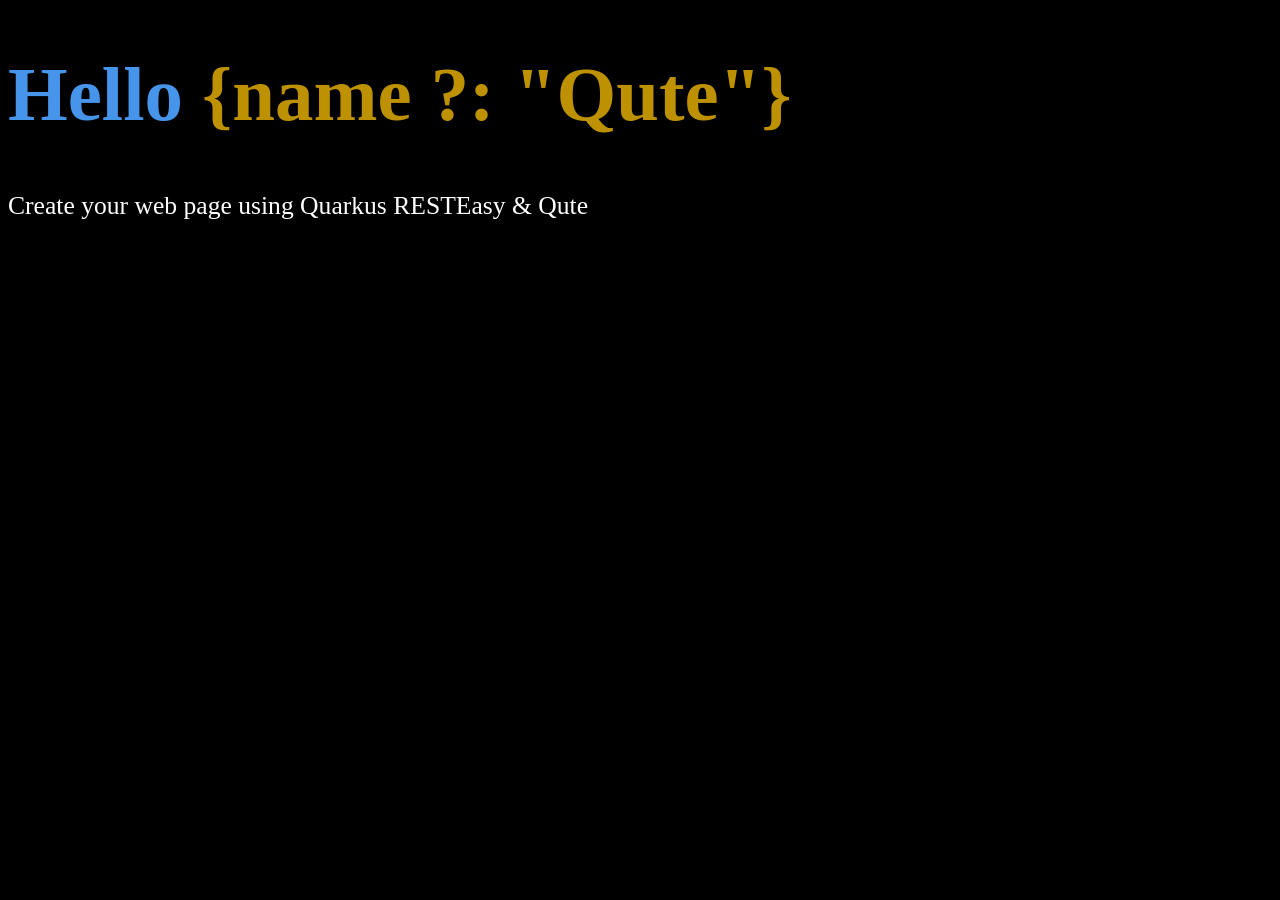
<file: src/main/resources/templates/page.qute.html>
<!DOCTYPE html>
<html>
<head>
    <meta charset="UTF-8">
    <title>Hello {name ?: "Qute"}</title>
    <style>
        body {
            background-color: #000;
            color: #fff;
        }
        h1 {
            color: #4695EB;
            font-size: 6vw;
        }

        h1 b {
            color: #be9100;
        }

        p {
            font-size: 2vw;
        }
    </style>
</head>
<body>
<h1>Hello <b>{name ?: "Qute"}</b></h1>

<p>Create your web page using Quarkus RESTEasy & Qute</p>
</body>
</html>
</file>
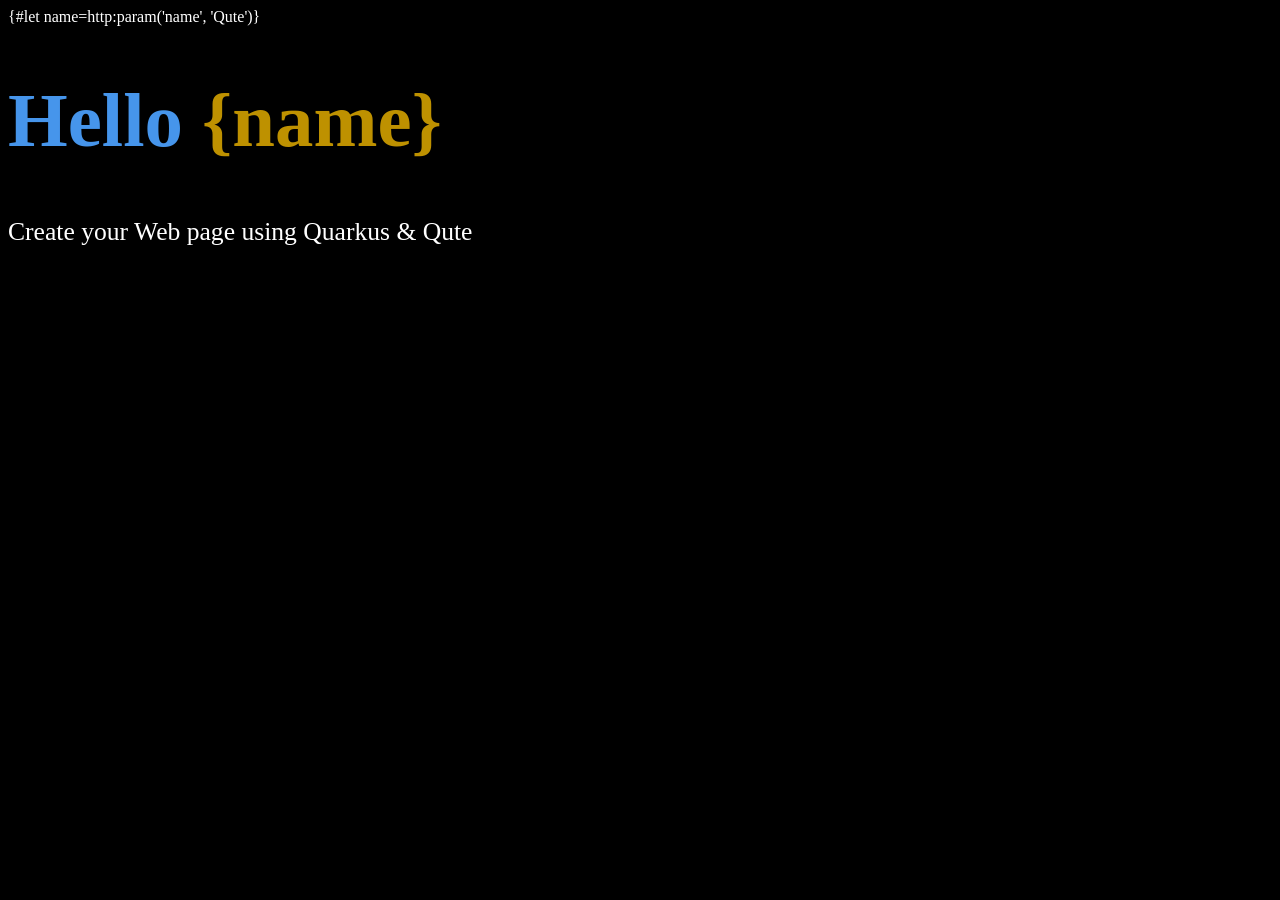
<file: src/main/resources/templates/pub/some-page.html>
{#let name=http:param('name', 'Qute')}
<!DOCTYPE html>
<html>
<head>
    <meta charset="UTF-8">
    <title>Hello {name}</title>
    <style>
        body {
            background-color: #000;
            color: #fff;
        }
        h1 {
            color: #4695EB;
            font-size: 6vw;
        }

        h1 b {
            color: #be9100;
        }

        p {
            font-size: 2vw;
        }
    </style>
</head>
<body>
<h1>Hello <b>{name}</b></h1>

<p>Create your Web page using Quarkus & Qute</p>
</body>
</html>
</file>
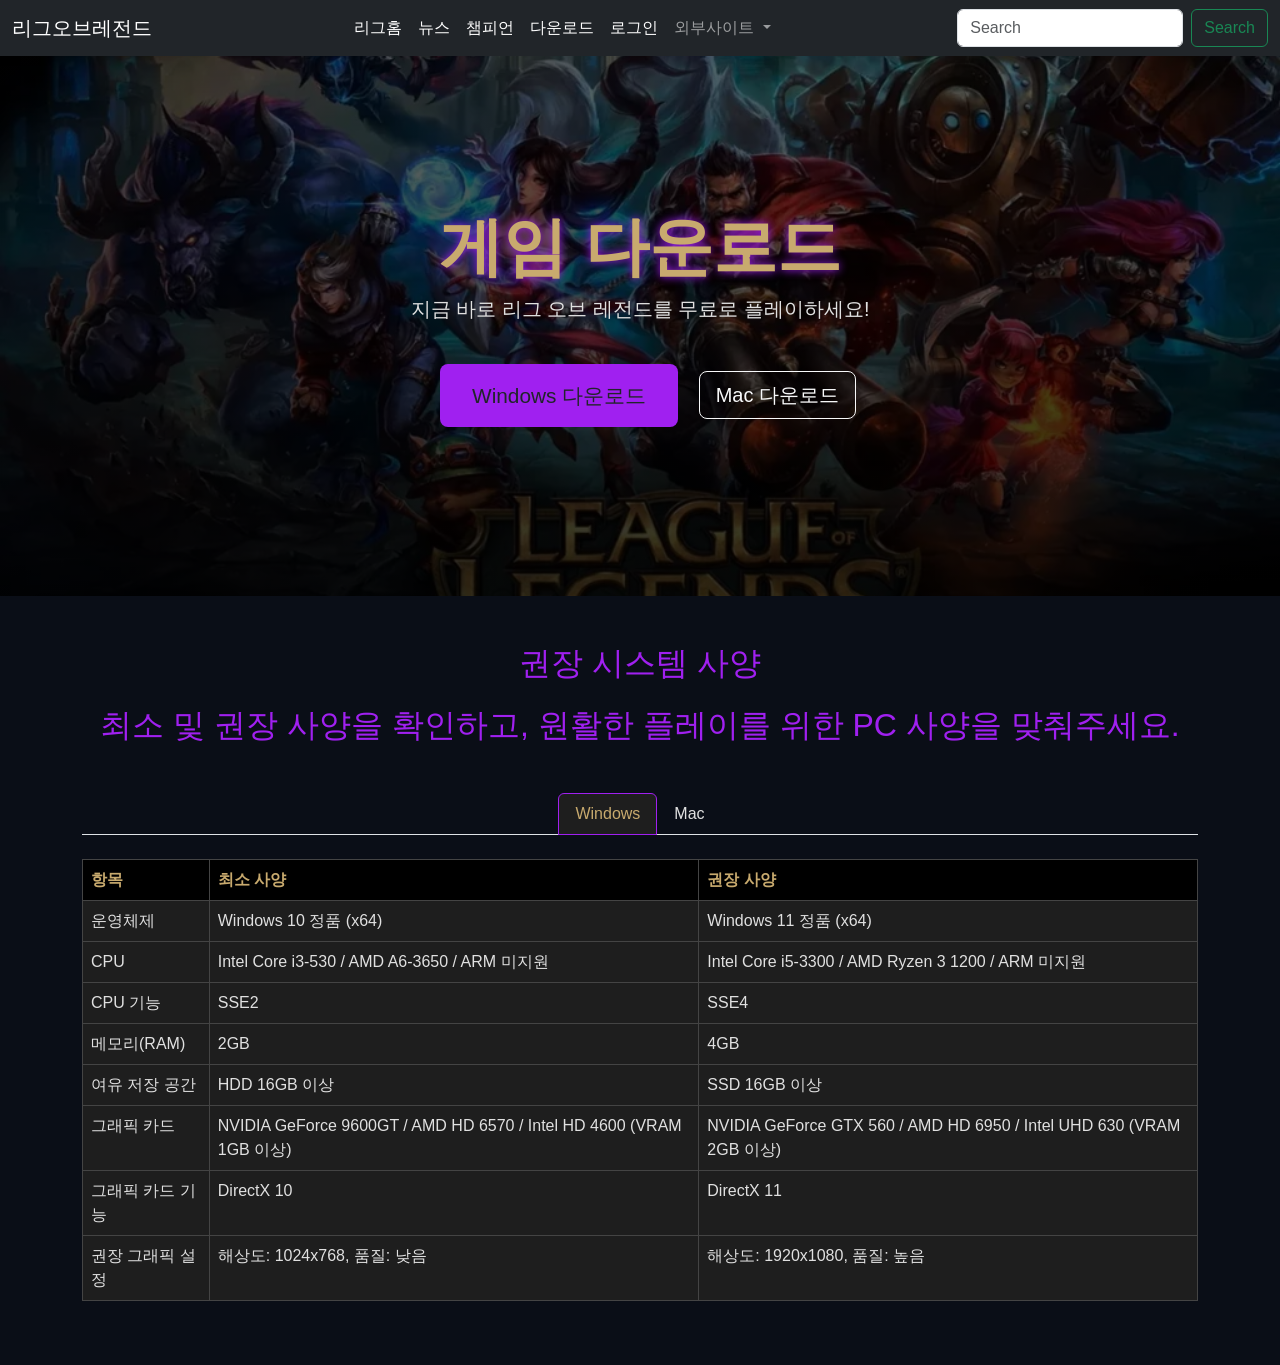
<file: src/main/resources/META-INF/resources/main_page_sub/download.html>
<!DOCTYPE html>
<html lang="ko">
<head>
    <meta charset="utf-8">
    <meta name="viewport" content="width=device-width, initial-scale=1">
    <title>League of Legends - 메인 페이지</title>
    <!-- Bootstrap 5 CDN -->
    <link href = "https://cdn.jsdelivr.net/npm/bootstrap@5.3.0/dist/css/bootstrap.min.css" rel = "stylesheet">
    <script src = "https://cdn.jsdelivr.net/npm/bootstrap@5.3.0/dist/js/bootstrap.bundle.min.js"></script>
    <!-- 커스텀 스타일 (LOL 테마 + 챔피언 호버 효과) -->
    <style>
        body {background-color: #0a0e17; color: #fff; font-family: 'ariel', sans-serif;}
        .navbar {background-color: #000;}
        .hero {background: linear-gradient(to bottom, #1e1e1e, #0a0e17); min-height: 60vh;}
        .accept-purple {color: #a020f0;}
        .accept-red {color: #ff0000;}
        .card {background-color: #1e1e1e; border: none; transition: transform 0.3s, box-shadow 0.3s;}
        .card:hover {transform: scale(1.05); box-shadow: 0 10px 20px rgbs(160, 32, 240, 0.5);}
        .card-img-top {height: 200px; object-fit: cover}
        .btn-primary {background-color: #a020f0; border: none;}
        .btn-primary {background-color: #800080;}
    </style>
    <link rel="stylesheet" href="../css/download.css">
</head>

<body>
    <!-- 헤더 (Navbar) -->
    <!-- <nav class = "navbar navbar-expand-lg navbar-dark bg-dark">
        <div class = "container-fluid">
            <a class = "navbar-brand" href = "#">League of Legends</a>
            <button class = "navbar-toggler" type="button" data-bs-to>
                <span class = "navbar-toggler-icon"></span>
            </button>
        </div>
    </nav>

    <div class = "collapse navbar-collapse" id = "navbarNav">
        <ul class = "navbar-nav ms-auto">
            <li class = "nav-item"><a class = "nav-link" href = "#">뉴스</a></li>
            <li class = "nav-item"><a class = "nav-link" href = "#">챔피언</a></li>
            <li class = "nav-item"><a class = "nav-link" href = "#">다운로드</a></li>
            <li class = "nav-item"><a class = "nav-link" href = "#">로그인</a></li>
            <li class = "nav-item"><a class = "nav-link" href = "https://www.leagueoflegends.com/ko-kr/" target = "_blank">외부 사이트</a></li>
        </ul>
    </div> -->

    <nav class="navbar navbar-expand-lg navbar-dark bg-dark">
        <div class="container-fluid">
            <a class="navbar-brand" href="#">리그오브레전드</a>

            <button class="navbar-toggler" type="button" data-bs-toggle="collapse" data-bs-target="#navbarSupportedContent" aria-controls="navbarSupportedContent" aria-expanded="false" aria-label="Toggle navigation">
                <span class="navbar-toggler-icon"></span>
            </button>

            <div class="collapse navbar-collapse" id="navbarSupportedContent">
            <ul class="navbar-nav mx-auto mb-2 mb-lg-0">
                <li class="nav-item">
                    <a class="nav-link active" aria-current="page" href="#">리그홈</a>
                </li>

                <li class="nav-item">
                    <a class="nav-link active" aria-current="page" href="#">뉴스</a>
                </li>

                <li class="nav-item">
                    <a class="nav-link active" aria-current="page" href="#">챔피언</a>
                </li>

                <li class="nav-item">
                    <a class="nav-link active" aria-current="page" href="main_page_sub/download.html">다운로드</a>
                </li>

                <li class="nav-item">
                    <a class="nav-link active" aria-current="page" href="#">로그인</a>
                </li>

                <li class="nav-item dropdown">
                    <a class="nav-link dropdown-toggle" href="#" id="navbarDropdown" role="button" data-bs-toggle="dropdown" aria-expanded="false">
                        외부사이트
                    </a>
                    <ul class="dropdown-menu" aria-labelledby="navbarDropdown">
                        <li><a class="dropdown-item" href="https://www.leagueoflegends.com/ko-kr/" target = "_blank">롤 공식홈</a></li>
                        <li><a class="dropdown-item" href="#">롤 전적</a></li>
                        <li><hr class="dropdown-divider"></li>
                        <li><a class="dropdown-item" href="#">관련 유튜브</a></li>
                    </ul>
                </li>
            </ul>
            <form class="d-flex">
                <input class="form-control me-2" type="search" placeholder="Search" aria-label="Search">
                <button class="btn btn-outline-success" type="submit">Search</button>
            </form>
            </div>
        </div>
    </nav>

    <!-- 히어로 배너 (공식 페이지스타일) -->
    <section class="hero">
        <div class="container">
            <h1>게임 다운로드</h1>
            <p class="lead mb-4">지금 바로 리그 오브 레전드를 무료로 플레이하세요!</p>
            <a href="../pds/lol.exe" class="btn btn-download btn-lg" target="_blank">Windows 다운로드</a>
            <a href="#" class="btn btn-outline-light btn-lg" target="_blank">Mac 다운로드</a>
        </div>
    </section>

    <!-- 시스템 사양 섹션 -->
    <section class="container my-5">
        <h2 class="text-center mb-4 accent-purple">권장 시스템 사양</h2>
        <h2 class="text-center mb-5 accent-purple">최소 및 권장 사양을 확인하고, 원활한 플레이를 위한 PC 사양을 맞춰주세요.</h2>

        <!-- 탭: Windows / Mac (첨부 이미지처럼) -->
        <ul class="nav nav-tabs justify-content-center mb-4" id="osTabs" role="tablist">
            <li class="nav-item" role="presentation">
                <button class="nav-link active" id="windows-tab" data-bs-toggle="tab" data-bs-target="#windows" type="button" role="tab">Windows</button>
            </li>
            <li class="nav-item" role="presentation">
                <button class="nav-link" id="mac-tab" data-bs-toggle="tab" data-bs-target="#mac" type="button" role="tab">Mac</button>
            </li>
        </ul>

        <div class="tab-content">
            <!-- Windows 탭 -->
            <div class="tab-pane fade show active" id="windows" role="tabpanel">
                <div class="table-responsive">
                    <table class="table table-bordered table-hover">
                        <thead>
                            <tr>
                                <th>항목</th>
                                <th>최소 사양</th>
                                <th>권장 사양</th>
                            </tr>
                        </thead>
                        <tbody>
                            <tr><td>운영체제</td><td>Windows 10 정품 (x64)</td><td>Windows 11 정품 (x64)</td></tr>
                            <tr><td>CPU</td><td>Intel Core i3-530 / AMD A6-3650 / ARM 미지원</td><td>Intel Core i5-3300 / AMD Ryzen 3 1200 / ARM 미지원</td></tr>
                            <tr><td>CPU 기능</td><td>SSE2</td><td>SSE4</td></tr>
                            <tr><td>메모리(RAM)</td><td>2GB</td><td>4GB</td></tr>
                            <tr><td>여유 저장 공간</td><td>HDD 16GB 이상</td><td>SSD 16GB 이상</td></tr>
                            <tr><td>그래픽 카드</td><td>NVIDIA GeForce 9600GT / AMD HD 6570 / Intel HD 4600 (VRAM 1GB 이상)</td><td>NVIDIA GeForce GTX 560 / AMD HD 6950 / Intel UHD 630 (VRAM 2GB 이상)</td></tr>
                            <tr><td>그래픽 카드 기능</td><td>DirectX 10</td><td>DirectX 11</td></tr>
                            <tr><td>권장 그래픽 설정</td><td>해상도: 1024x768, 품질: 낮음</td><td>해상도: 1920x1080, 품질: 높음</td></tr>
                        </tbody>
                    </table>
                </div>
            </div>

            <!-- Mac 탭 (실제 사양 기반, 간단히 예시) -->
            <div class="tab-pane fade" id="mac" role="tabpanel">
                <div class="table-responsive">
                    <table class="table table-bordered table-hover">
                        <thead>
                            <tr>
                                <th>항목</th>
                                <th>최소 사양</th>
                                <th>권장 사양</th>
                            </tr>
                        </thead>
                        <tbody>
                            <tr><td>운영체제</td><td>macOS 10.15 이상</td><td>macOS 13 Ventura 이상</td></tr>
                            <tr><td>CPU</td><td>Intel Core i5 또는 Apple M1</td><td>Apple M2 이상</td></tr>
                            <tr><td>메모리(RAM)</td><td>4GB</td><td>8GB 이상</td></tr>
                            <tr><td>여유 저장 공간</td><td>SSD 16GB 이상</td><td>SSD 30GB 이상</td></tr>
                            <tr><td>그래픽</td><td>Metal 지원 GPU</td><td>Metal 2 지원 GPU</td></tr>
                        </tbody>
                    </table>
                </div>
            </div>
        </div>
    </section>

</body>
</html>
</file>
<file: src/main/resources/META-INF/resources/css/download.css>
body { 
    background-color: #0a0e17; 
    color: #e0e0e0; 
    font-family: 'Segoe UI', Arial, sans-serif; 
}

.hero {
    background: linear-gradient(rgba(0,0,0,0.6), rgba(0,0,0,0.8)), 
                url('../images/lol-download-banner.png') center/cover no-repeat;
    min-height: 60vh;
    display: flex;
    align-items: center;
    justify-content: center;
    text-align: center;
    padding: 2rem;
}

.hero h1 { 
    font-size: 4rem; 
    font-weight: bold; 
    color: #c8aa6e;          /* LOL 골드 톤 */
    text-shadow: 0 0 10px #a020f0;
}

.btn-download {
    background-color: #a020f0;
    border: none;
    font-size: 1.3rem;
    padding: 1rem 2rem;
    margin: 1rem;
}

.btn-download:hover { 
    background-color: #800080; 
}

.nav-tabs .nav-link { 
    color: #e0e0e0; 
}

.nav-tabs .nav-link.active { 
    background-color: #1e1e1e; 
    color: #c8aa6e; 
    border-color: #a020f0; 
}

.table { 
    --bs-table-bg: #1e1e1e; 
    --bs-table-color: #e0e0e0; 
    --bs-table-border-color: #444;
}

.table th { 
    background-color: #000; 
    color: #c8aa6e; 
}

.card { 
    background-color: #1e1e1e; 
    border: 1px solid #444; 
}

.accent-purple { 
    color: #a020f0; 
}
</file>
